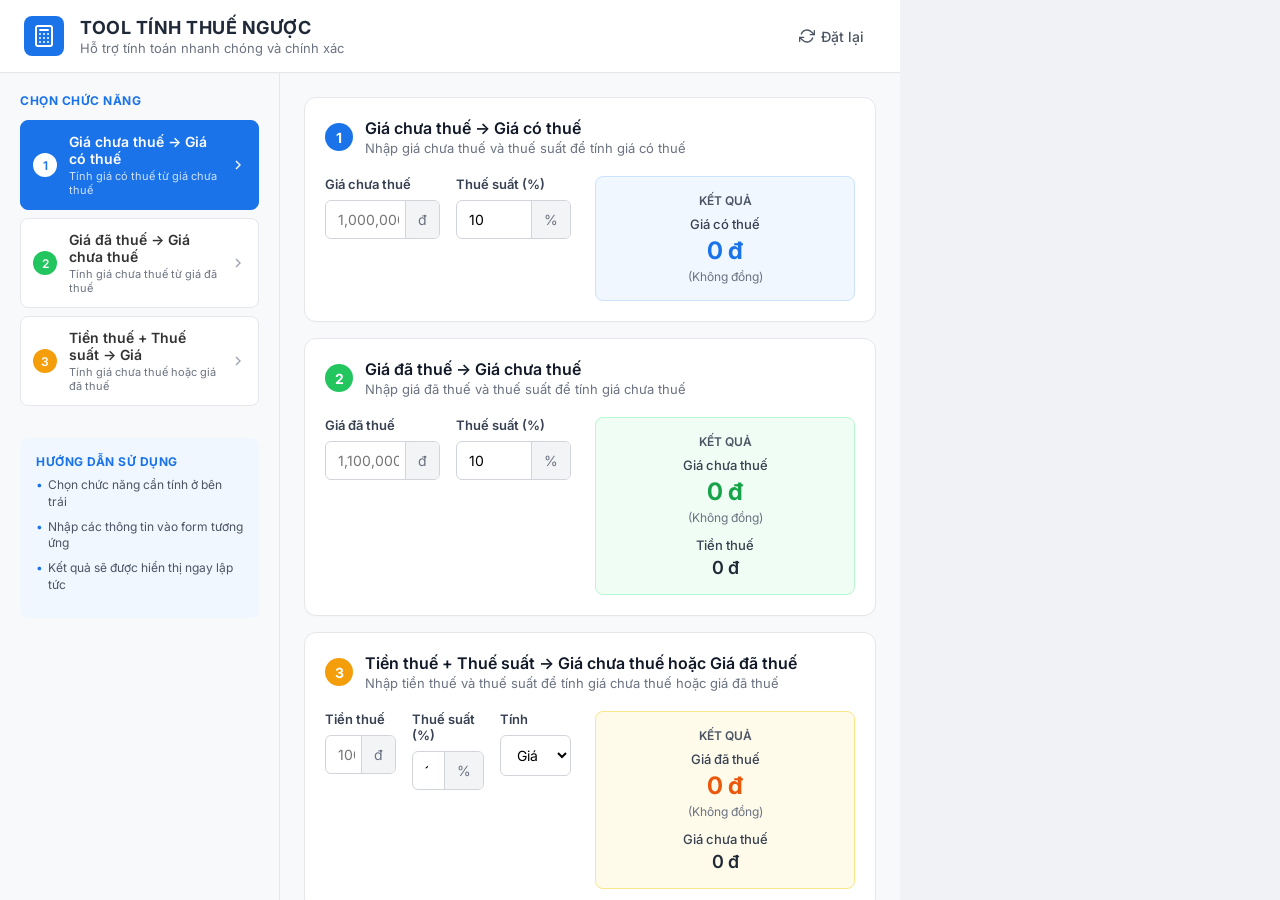
<file: index.html>
<!DOCTYPE html>
<html lang="vi">
<head>
    <meta charset="UTF-8">
    <meta name="viewport" content="width=device-width, initial-scale=1.0">
    <title>Tool Tính Thuế Ngược</title>
    <link rel="stylesheet" href="style.css">
    <link href="https://fonts.googleapis.com/css2?family=Inter:wght@400;500;600;700&display=swap" rel="stylesheet">
</head>
<body>
    <div class="app-container">
        <!-- Header -->
        <header class="header">
            <div class="header-left">
                <div class="logo">
                    <svg viewBox="0 0 24 24" fill="none" stroke="currentColor" stroke-width="2" stroke-linecap="round" stroke-linejoin="round">
                        <rect x="4" y="2" width="16" height="20" rx="2" ry="2"></rect>
                        <line x1="8" y1="6" x2="16" y2="6"></line>
                        <line x1="16" y1="10" x2="16" y2="10"></line>
                        <line x1="12" y1="10" x2="12" y2="10"></line>
                        <line x1="8" y1="10" x2="8" y2="10"></line>
                        <line x1="16" y1="14" x2="16" y2="14"></line>
                        <line x1="12" y1="14" x2="12" y2="14"></line>
                        <line x1="8" y1="14" x2="8" y2="14"></line>
                        <line x1="16" y1="18" x2="16" y2="18"></line>
                        <line x1="12" y1="18" x2="12" y2="18"></line>
                        <line x1="8" y1="18" x2="8" y2="18"></line>
                    </svg>
                </div>
                <div class="header-title">
                    <h1>TOOL TÍNH THUẾ NGƯỢC</h1>
                    <p>Hỗ trợ tính toán nhanh chóng và chính xác</p>
                </div>
            </div>
            <button class="reset-btn" id="resetBtn">
                <svg viewBox="0 0 24 24" fill="none" stroke="currentColor" stroke-width="2" stroke-linecap="round" stroke-linejoin="round">
                    <polyline points="23 4 23 10 17 10"></polyline>
                    <polyline points="1 20 1 14 7 14"></polyline>
                    <path d="M3.51 9a9 9 0 0 1 14.85-3.36L23 10M1 14l4.64 4.36A9 9 0 0 0 20.49 15"></path>
                </svg>
                Đặt lại
            </button>
        </header>

        <div class="main-layout">
            <!-- Sidebar -->
            <aside class="sidebar">
                <div class="sidebar-section">
                    <h3>CHỌN CHỨC NĂNG</h3>
                    <nav class="nav-menu">
                        <a href="#section1" class="nav-item active" data-target="1">
                            <span class="nav-badge badge-blue">1</span>
                            <div class="nav-text">
                                <span class="nav-title">Giá chưa thuế &rarr; Giá có thuế</span>
                                <span class="nav-desc">Tính giá có thuế từ giá chưa thuế</span>
                            </div>
                            <svg class="nav-icon" viewBox="0 0 24 24" fill="none" stroke="currentColor" stroke-width="2"><path d="M9 18l6-6-6-6"/></svg>
                        </a>
                        <a href="#section2" class="nav-item" data-target="2">
                            <span class="nav-badge badge-green">2</span>
                            <div class="nav-text">
                                <span class="nav-title">Giá đã thuế &rarr; Giá chưa thuế</span>
                                <span class="nav-desc">Tính giá chưa thuế từ giá đã thuế</span>
                            </div>
                            <svg class="nav-icon" viewBox="0 0 24 24" fill="none" stroke="currentColor" stroke-width="2"><path d="M9 18l6-6-6-6"/></svg>
                        </a>
                        <a href="#section3" class="nav-item" data-target="3">
                            <span class="nav-badge badge-orange">3</span>
                            <div class="nav-text">
                                <span class="nav-title">Tiền thuế + Thuế suất &rarr; Giá</span>
                                <span class="nav-desc">Tính giá chưa thuế hoặc giá đã thuế</span>
                            </div>
                            <svg class="nav-icon" viewBox="0 0 24 24" fill="none" stroke="currentColor" stroke-width="2"><path d="M9 18l6-6-6-6"/></svg>
                        </a>
                    </nav>
                </div>
                
                <div class="sidebar-guide">
                    <h3>HƯỚNG DẪN SỬ DỤNG</h3>
                    <ul>
                        <li>Chọn chức năng cần tính ở bên trái</li>
                        <li>Nhập các thông tin vào form tương ứng</li>
                        <li>Kết quả sẽ được hiển thị ngay lập tức</li>
                    </ul>
                </div>
            </aside>

            <!-- Content Area -->
            <main class="content-area">
                <!-- Section 1 -->
                <section id="section1" class="calc-card">
                    <div class="card-header">
                        <span class="card-badge badge-blue">1</span>
                        <div class="card-title">
                            <h2>Giá chưa thuế &rarr; Giá có thuế</h2>
                            <p>Nhập giá chưa thuế và thuế suất để tính giá có thuế</p>
                        </div>
                    </div>
                    
                    <div class="card-body">
                        <div class="input-column">
                            <div class="form-group">
                                <label>Giá chưa thuế</label>
                                <div class="input-wrapper">
                                    <input type="text" id="s1-price" placeholder="1,000,000" autocomplete="off">
                                    <span class="input-suffix">đ</span>
                                </div>
                            </div>
                            <div class="form-group">
                                <label>Thuế suất (%)</label>
                                <div class="input-wrapper">
                                    <input type="number" id="s1-tax" value="10" autocomplete="off">
                                    <span class="input-suffix">%</span>
                                </div>
                            </div>
                        </div>
                        
                        <div class="result-box box-blue">
                            <div class="result-header">KẾT QUẢ</div>
                            <div class="result-label">Giá có thuế</div>
                            <div class="result-value text-blue" id="s1-result-val">0 đ</div>
                            <div class="result-words" id="s1-result-words">(Không đồng)</div>
                        </div>
                    </div>
                </section>

                <!-- Section 2 -->
                <section id="section2" class="calc-card">
                    <div class="card-header">
                        <span class="card-badge badge-green">2</span>
                        <div class="card-title">
                            <h2>Giá đã thuế &rarr; Giá chưa thuế</h2>
                            <p>Nhập giá đã thuế và thuế suất để tính giá chưa thuế</p>
                        </div>
                    </div>
                    
                    <div class="card-body">
                        <div class="input-column">
                            <div class="form-group">
                                <label>Giá đã thuế</label>
                                <div class="input-wrapper">
                                    <input type="text" id="s2-price" placeholder="1,100,000" autocomplete="off">
                                    <span class="input-suffix">đ</span>
                                </div>
                            </div>
                            <div class="form-group">
                                <label>Thuế suất (%)</label>
                                <div class="input-wrapper">
                                    <input type="number" id="s2-tax" value="10" autocomplete="off">
                                    <span class="input-suffix">%</span>
                                </div>
                            </div>
                        </div>
                        
                        <div class="result-box box-green">
                            <div class="result-header">KẾT QUẢ</div>
                            <div class="result-label">Giá chưa thuế</div>
                            <div class="result-value text-green" id="s2-result-val">0 đ</div>
                            <div class="result-words" id="s2-result-words">(Không đồng)</div>
                            
                            <div class="result-label mt-3">Tiền thuế</div>
                            <div class="result-sub-value text-dark" id="s2-tax-val">0 đ</div>
                        </div>
                    </div>
                </section>

                <!-- Section 3 -->
                <section id="section3" class="calc-card">
                    <div class="card-header">
                        <span class="card-badge badge-orange">3</span>
                        <div class="card-title">
                            <h2>Tiền thuế + Thuế suất &rarr; Giá chưa thuế hoặc Giá đã thuế</h2>
                            <p>Nhập tiền thuế và thuế suất để tính giá chưa thuế hoặc giá đã thuế</p>
                        </div>
                    </div>
                    
                    <div class="card-body">
                        <div class="input-column col-3">
                            <div class="form-group">
                                <label>Tiền thuế</label>
                                <div class="input-wrapper">
                                    <input type="text" id="s3-tax-amount" placeholder="100,000" autocomplete="off">
                                    <span class="input-suffix">đ</span>
                                </div>
                            </div>
                            <div class="form-group">
                                <label>Thuế suất (%)</label>
                                <div class="input-wrapper">
                                    <input type="number" id="s3-tax" value="10" autocomplete="off">
                                    <span class="input-suffix">%</span>
                                </div>
                            </div>
                            <div class="form-group">
                                <label>Tính</label>
                                <div class="input-wrapper select-wrapper">
                                    <select id="s3-mode">
                                        <option value="gia_da_thue">Giá đã thuế</option>
                                        <option value="gia_chua_thue">Giá chưa thuế</option>
                                    </select>
                                </div>
                            </div>
                        </div>
                        
                        <div class="result-box box-orange">
                            <div class="result-header">KẾT QUẢ</div>
                            <div class="result-label" id="s3-result-label">Giá đã thuế</div>
                            <div class="result-value text-orange" id="s3-result-val">0 đ</div>
                            <div class="result-words" id="s3-result-words">(Không đồng)</div>
                            
                            <div class="result-label mt-3" id="s3-sub-label">Giá chưa thuế</div>
                            <div class="result-sub-value text-dark" id="s3-sub-val">0 đ</div>
                        </div>
                    </div>
                </section>
                
                <div class="footer-note">
                    Lưu ý: Kết quả được làm tròn theo đơn vị đồng (đ).
                </div>
            </main>
        </div>
    </div>
    <script src="script.js"></script>
</body>
</html>
</file>
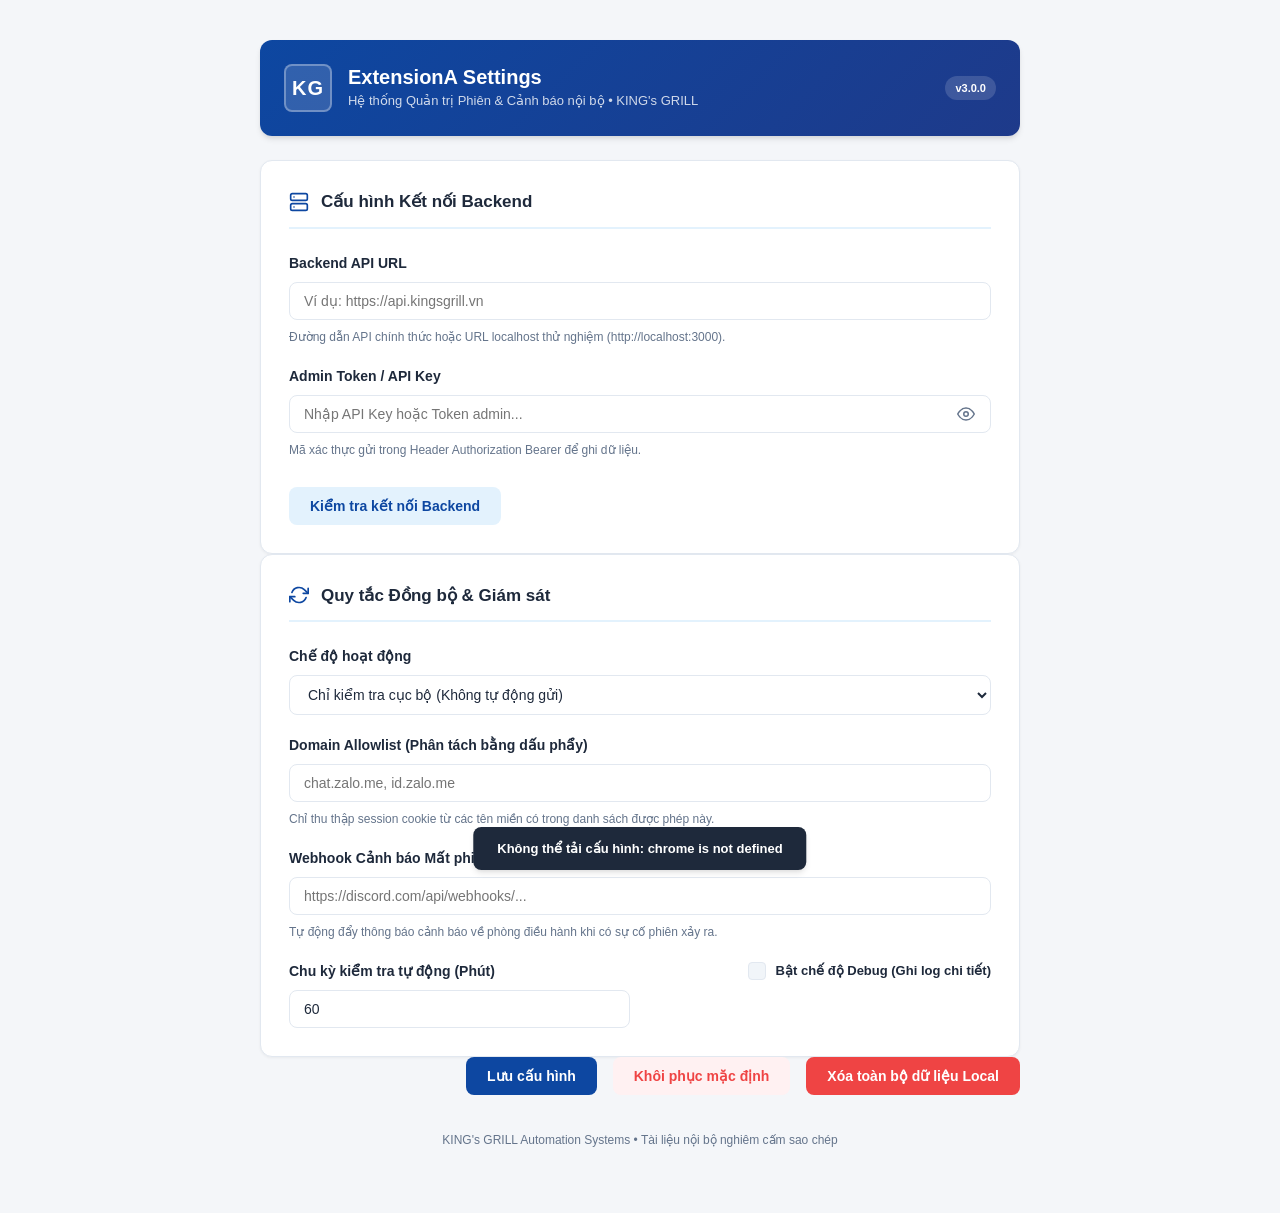
<file: src/options/options.html>
<!DOCTYPE html>
<html lang="vi">
<head>
  <meta charset="UTF-8">
  <meta name="viewport" content="width=device-width, initial-scale=1.0">
  <title>Cấu hình ExtensionA - KING's GRILL</title>
  <link rel="stylesheet" href="options.css">
</head>
<body>
  <div class="container">
    <header class="header">
      <div class="header-logo-section">
        <div class="logo-box">KG</div>
        <div>
          <h1 class="header-title">ExtensionA Settings</h1>
          <p class="header-subtitle">Hệ thống Quản trị Phiên & Cảnh báo nội bộ • KING's GRILL</p>
        </div>
      </div>
      <div class="version">v3.0.0</div>
    </header>

    <main class="main-content">
      <!-- Cấu hình API -->
      <section class="card">
        <div class="card-header">
          <svg width="20" height="20" viewBox="0 0 24 24" fill="none" stroke="currentColor" stroke-width="2" stroke-linecap="round" stroke-linejoin="round"><rect x="2" y="2" width="20" height="8" rx="2" ry="2"></rect><rect x="2" y="14" width="20" height="8" rx="2" ry="2"></rect><line x1="6" y1="6" x2="6.01" y2="6"></line><line x1="6" y1="18" x2="6.01" y2="18"></line></svg>
          <h2>Cấu hình Kết nối Backend</h2>
        </div>
        
        <div class="form-group">
          <label for="api-url" class="label-text">Backend API URL</label>
          <div class="input-wrapper">
            <input type="url" id="api-url" class="custom-input" placeholder="Ví dụ: https://api.kingsgrill.vn" required>
          </div>
          <p class="input-hint">Đường dẫn API chính thức hoặc URL localhost thử nghiệm (http://localhost:3000).</p>
        </div>

        <div class="form-group">
          <label for="admin-token" class="label-text">Admin Token / API Key</label>
          <div class="input-wrapper password-container">
            <input type="password" id="admin-token" class="custom-input" placeholder="Nhập API Key hoặc Token admin...">
            <button type="button" id="toggle-token-btn" class="toggle-password-btn" title="Hiển thị/Ẩn">
              <svg width="18" height="18" viewBox="0 0 24 24" fill="none" stroke="currentColor" stroke-width="2" stroke-linecap="round" stroke-linejoin="round"><path d="M1 12s4-8 11-8 11 8 11 8-4 8-11 8-11-8-11-8z"></path><circle cx="12" cy="12" r="3"></circle></svg>
            </button>
          </div>
          <p class="input-hint">Mã xác thực gửi trong Header Authorization Bearer để ghi dữ liệu.</p>
        </div>

        <div class="test-row">
          <button id="test-connection-btn" class="btn btn-secondary">
            <span class="spinner" id="test-spinner" style="display: none;"></span>
            Kiểm tra kết nối Backend
          </button>
          <span id="test-result-status" class="test-status"></span>
        </div>
      </section>

      <!-- Quy tắc Đồng bộ & Vận hành -->
      <section class="card">
        <div class="card-header">
          <svg width="20" height="20" viewBox="0 0 24 24" fill="none" stroke="currentColor" stroke-width="2" stroke-linecap="round" stroke-linejoin="round"><polyline points="23 4 23 10 17 10"></polyline><polyline points="1 20 1 14 7 14"></polyline><path d="M3.51 9a9 9 0 0 1 14.85-3.36L23 10M1 14l4.64 4.36A9 9 0 0 0 20.49 15"></path></svg>
          <h2>Quy tắc Đồng bộ & Giám sát</h2>
        </div>

        <div class="form-group">
          <label for="sync-mode" class="label-text">Chế độ hoạt động</label>
          <select id="sync-mode" class="custom-select">
            <option value="local">Chỉ kiểm tra cục bộ (Không tự động gửi)</option>
            <option value="confirm">Cho phép đồng bộ sau khi người dùng xác nhận</option>
            <option value="disabled">Tắt đồng bộ hoàn toàn (Ngăn chặn mọi kết nối gửi ra)</option>
          </select>
        </div>

        <div class="form-group">
          <label for="allowlist" class="label-text">Domain Allowlist (Phân tách bằng dấu phẩy)</label>
          <input type="text" id="allowlist" class="custom-input" placeholder="chat.zalo.me, id.zalo.me">
          <p class="input-hint">Chỉ thu thập session cookie từ các tên miền có trong danh sách được phép này.</p>
        </div>

        <div class="form-group">
          <label for="webhook-url" class="label-text">Webhook Cảnh báo Mất phiên (Discord / Slack)</label>
          <input type="url" id="webhook-url" class="custom-input" placeholder="https://discord.com/api/webhooks/...">
          <p class="input-hint">Tự động đẩy thông báo cảnh báo về phòng điều hành khi có sự cố phiên xảy ra.</p>
        </div>

        <div class="row-2-col">
          <div class="form-group">
            <label for="check-interval" class="label-text">Chu kỳ kiểm tra tự động (Phút)</label>
            <input type="number" id="check-interval" class="custom-input" min="5" max="1440" value="60">
          </div>
          <div class="form-group checkbox-group">
            <label class="checkbox-container">
              <input type="checkbox" id="debug-mode">
              <span class="checkmark"></span>
              Bật chế độ Debug (Ghi log chi tiết)
            </label>
          </div>
        </div>
      </section>

      <!-- Hành động hệ thống -->
      <div class="actions-container">
        <button id="save-btn" class="btn btn-primary">Lưu cấu hình</button>
        <button id="reset-btn" class="btn btn-secondary-danger">Khôi phục mặc định</button>
        <button id="clear-all-btn" class="btn btn-danger">Xóa toàn bộ dữ liệu Local</button>
      </div>
    </main>

    <footer class="footer">
      <p>KING's GRILL Automation Systems • Tài liệu nội bộ nghiêm cấm sao chép</p>
    </footer>
  </div>

  <!-- Toast Toast -->
  <div id="toast" class="toast">
    <span id="toast-message">Đang xử lý...</span>
  </div>

  <script type="module" src="options.js"></script>
</body>
</html>
</file>
<file: style.css>
* {
    margin: 0;
    padding: 0;
    box-sizing: border-box;
    font-family: 'Inter', -apple-system, BlinkMacSystemFont, "Segoe UI", Roboto, sans-serif;
}

body {
    background-color: #f0f2f5;
    color: #333;
    /* max size for extension popup */
    width: 900px;
    height: 600px;
    overflow: hidden;
}

.app-container {
    display: flex;
    flex-direction: column;
    height: 100vh;
    background-color: #f8f9fa;
}

/* Header */
.header {
    display: flex;
    justify-content: space-between;
    align-items: center;
    padding: 16px 24px;
    background-color: #fff;
    border-bottom: 1px solid #e5e7eb;
    box-shadow: 0 1px 2px rgba(0,0,0,0.02);
    z-index: 10;
}

.header-left {
    display: flex;
    align-items: center;
    gap: 16px;
}

.logo {
    width: 40px;
    height: 40px;
    background-color: #1a73e8;
    color: white;
    border-radius: 8px;
    display: flex;
    align-items: center;
    justify-content: center;
}

.logo svg {
    width: 24px;
    height: 24px;
}

.header-title h1 {
    font-size: 18px;
    font-weight: 700;
    color: #1f2937;
    letter-spacing: 0.5px;
}

.header-title p {
    font-size: 13px;
    color: #6b7280;
    margin-top: 2px;
}

.reset-btn {
    display: flex;
    align-items: center;
    gap: 6px;
    background: none;
    border: none;
    color: #4b5563;
    font-size: 14px;
    font-weight: 500;
    cursor: pointer;
    padding: 8px 12px;
    border-radius: 6px;
    transition: all 0.2s;
}

.reset-btn:hover {
    background-color: #f3f4f6;
    color: #1f2937;
}

.reset-btn svg {
    width: 16px;
    height: 16px;
}

/* Main Layout */
.main-layout {
    display: flex;
    flex: 1;
    overflow: hidden;
}

/* Sidebar */
.sidebar {
    width: 280px;
    background-color: #f8f9fa;
    border-right: 1px solid #e5e7eb;
    display: flex;
    flex-direction: column;
    padding: 20px;
    overflow-y: auto;
}

.sidebar h3 {
    font-size: 12px;
    font-weight: 700;
    color: #1a73e8;
    margin-bottom: 12px;
    text-transform: uppercase;
    letter-spacing: 0.5px;
}

.nav-menu {
    display: flex;
    flex-direction: column;
    gap: 8px;
}

.nav-item {
    display: flex;
    align-items: center;
    gap: 12px;
    padding: 12px;
    background-color: #fff;
    border-radius: 8px;
    text-decoration: none;
    color: inherit;
    border: 1px solid #e5e7eb;
    transition: all 0.2s;
}

.nav-item:hover {
    border-color: #cbd5e1;
    box-shadow: 0 2px 4px rgba(0,0,0,0.02);
}

.nav-item.active {
    background-color: #1a73e8;
    border-color: #1a73e8;
    color: white;
}

.nav-badge {
    width: 24px;
    height: 24px;
    border-radius: 50%;
    display: flex;
    align-items: center;
    justify-content: center;
    font-size: 12px;
    font-weight: 600;
    flex-shrink: 0;
}

.badge-blue { background-color: #1a73e8; color: white; }
.badge-green { background-color: #22c55e; color: white; }
.badge-orange { background-color: #f59e0b; color: white; }

.nav-item.active .nav-badge {
    background-color: white;
    color: #1a73e8;
}

.nav-text {
    flex: 1;
    display: flex;
    flex-direction: column;
}

.nav-title {
    font-size: 14px;
    font-weight: 600;
}

.nav-desc {
    font-size: 11px;
    color: #6b7280;
    margin-top: 2px;
}

.nav-item.active .nav-desc {
    color: rgba(255, 255, 255, 0.8);
}

.nav-icon {
    width: 16px;
    height: 16px;
    color: #9ca3af;
}

.nav-item.active .nav-icon {
    color: white;
}

.sidebar-guide {
    margin-top: 32px;
    background-color: #f0f7ff;
    padding: 16px;
    border-radius: 8px;
}

.sidebar-guide h3 {
    margin-bottom: 8px;
}

.sidebar-guide ul {
    list-style-type: none;
    padding-left: 0;
}

.sidebar-guide li {
    font-size: 12px;
    color: #4b5563;
    margin-bottom: 8px;
    padding-left: 12px;
    position: relative;
    line-height: 1.4;
}

.sidebar-guide li::before {
    content: '•';
    position: absolute;
    left: 0;
    top: 0;
    color: #1a73e8;
}

/* Content Area */
.content-area {
    flex: 1;
    padding: 24px;
    overflow-y: auto;
    background-color: #f8f9fa;
    display: flex;
    flex-direction: column;
    gap: 16px;
}

.calc-card {
    background-color: #fff;
    border-radius: 12px;
    border: 1px solid #e5e7eb;
    padding: 20px;
    box-shadow: 0 1px 3px rgba(0,0,0,0.02);
}

.card-header {
    display: flex;
    align-items: center;
    gap: 12px;
    margin-bottom: 20px;
}

.card-badge {
    width: 28px;
    height: 28px;
    border-radius: 50%;
    display: flex;
    align-items: center;
    justify-content: center;
    font-size: 14px;
    font-weight: 700;
}

.card-title h2 {
    font-size: 16px;
    font-weight: 600;
    color: #111827;
}

.card-title p {
    font-size: 13px;
    color: #6b7280;
    margin-top: 2px;
}

.card-body {
    display: flex;
    gap: 24px;
}

.input-column {
    flex: 1;
    display: flex;
    gap: 16px;
}

.input-column.col-3 .form-group {
    flex: 1;
}

.form-group {
    flex: 1;
    display: flex;
    flex-direction: column;
    gap: 8px;
}

.form-group label {
    font-size: 13px;
    font-weight: 600;
    color: #374151;
}

.input-wrapper {
    position: relative;
    display: flex;
    align-items: center;
}

.input-wrapper input, .input-wrapper select {
    width: 100%;
    padding: 10px 12px;
    border: 1px solid #d1d5db;
    border-radius: 6px;
    font-size: 14px;
    outline: none;
    transition: border-color 0.2s;
    background-color: #fff;
}

.input-wrapper input:focus, .input-wrapper select:focus {
    border-color: #1a73e8;
    box-shadow: 0 0 0 2px rgba(26, 115, 232, 0.1);
}

.input-suffix {
    position: absolute;
    right: 1px;
    top: 1px;
    bottom: 1px;
    padding: 0 12px;
    display: flex;
    align-items: center;
    background-color: #f3f4f6;
    border-left: 1px solid #d1d5db;
    border-radius: 0 5px 5px 0;
    color: #6b7280;
    font-size: 14px;
    pointer-events: none;
}

.input-wrapper input {
    padding-right: 40px;
}

.result-box {
    width: 260px;
    border-radius: 8px;
    padding: 16px;
    display: flex;
    flex-direction: column;
    align-items: center;
    justify-content: center;
    text-align: center;
}

.box-blue {
    background-color: #f0f7ff;
    border: 1px solid #cce2ff;
}

.box-green {
    background-color: #f0fdf4;
    border: 1px solid #bbf7d0;
}

.box-orange {
    background-color: #fffbeb;
    border: 1px solid #fde68a;
}

.result-header {
    font-size: 12px;
    font-weight: 600;
    color: #4b5563;
    margin-bottom: 8px;
}

.result-label {
    font-size: 13px;
    color: #374151;
    font-weight: 500;
    margin-bottom: 4px;
}

.result-value {
    font-size: 24px;
    font-weight: 700;
    margin-bottom: 4px;
}

.text-blue { color: #1a73e8; }
.text-green { color: #16a34a; }
.text-orange { color: #ea580c; }
.text-dark { color: #1f2937; }

.result-words {
    font-size: 12px;
    color: #6b7280;
}

.result-sub-value {
    font-size: 18px;
    font-weight: 600;
}

.mt-3 {
    margin-top: 12px;
}

.footer-note {
    text-align: center;
    font-size: 12px;
    color: #6b7280;
    padding: 8px 0;
}

/* Scrollbar */
::-webkit-scrollbar {
    width: 6px;
}

::-webkit-scrollbar-track {
    background: transparent;
}

::-webkit-scrollbar-thumb {
    background: #cbd5e1;
    border-radius: 3px;
}

::-webkit-scrollbar-thumb:hover {
    background: #94a3b8;
}
</file>
<file: src/options/options.css>
:root {
  --primary-color: #0d47a1;
  --primary-light: #e3f2fd;
  --primary-hover: #1565c0;
  --bg-color: #f4f6f9;
  --card-bg: #ffffff;
  --text-main: #1e293b;
  --text-sub: #64748b;
  --border-color: #e2e8f0;
  --accent-red: #ef4444;
  --accent-red-hover: #dc2626;
  --accent-green: #10b981;
  --accent-green-bg: #ecfdf5;
  --shadow-sm: 0 1px 3px rgba(0, 0, 0, 0.05);
  --shadow-md: 0 4px 6px -1px rgba(0, 0, 0, 0.1), 0 2px 4px -1px rgba(0, 0, 0, 0.06);
  --radius-md: 8px;
  --radius-lg: 12px;
  --font-stack: -apple-system, BlinkMacSystemFont, "Segoe UI", Roboto, "Helvetica Neue", Arial, sans-serif;
}

* {
  box-sizing: border-box;
  margin: 0;
  padding: 0;
}

body {
  font-family: var(--font-stack);
  background-color: var(--bg-color);
  color: var(--text-main);
  line-height: 1.5;
  padding: 40px 20px;
  display: flex;
  justify-content: center;
}

.container {
  width: 100%;
  max-width: 760px;
  display: flex;
  flex-direction: column;
  gap: 24px;
}

/* Header */
.header {
  display: flex;
  justify-content: space-between;
  align-items: center;
  background: linear-gradient(135deg, #0d47a1 0%, #1e3a8a 100%);
  color: white;
  padding: 24px;
  border-radius: var(--radius-lg);
  box-shadow: var(--shadow-md);
}

.header-logo-section {
  display: flex;
  align-items: center;
  gap: 16px;
}

.logo-box {
  width: 48px;
  height: 48px;
  background: rgba(255, 255, 255, 0.15);
  border: 2px solid rgba(255, 255, 255, 0.3);
  border-radius: var(--radius-md);
  display: flex;
  align-items: center;
  justify-content: center;
  font-weight: 800;
  font-size: 20px;
  letter-spacing: 1px;
}

.header-title {
  font-size: 20px;
  font-weight: 700;
  line-height: 1.2;
}

.header-subtitle {
  font-size: 13px;
  color: rgba(255, 255, 255, 0.8);
  margin-top: 2px;
}

.version {
  background: rgba(255, 255, 255, 0.15);
  padding: 4px 10px;
  border-radius: 20px;
  font-size: 11px;
  font-weight: 600;
}

/* Card layout */
.card {
  background: var(--card-bg);
  border-radius: var(--radius-lg);
  border: 1px solid var(--border-color);
  padding: 28px;
  box-shadow: var(--shadow-sm);
  display: flex;
  flex-direction: column;
  gap: 20px;
}

.card-header {
  display: flex;
  align-items: center;
  gap: 12px;
  color: var(--primary-color);
  border-bottom: 2px solid var(--primary-light);
  padding-bottom: 12px;
  margin-bottom: 4px;
}

.card-header h2 {
  font-size: 17px;
  font-weight: 700;
  color: var(--text-main);
}

/* Forms */
.form-group {
  display: flex;
  flex-direction: column;
  gap: 8px;
}

.label-text {
  font-size: 14px;
  font-weight: 600;
  color: var(--text-main);
}

.custom-input, .custom-select {
  width: 100%;
  padding: 10px 14px;
  border: 1px solid var(--border-color);
  border-radius: var(--radius-md);
  font-size: 14px;
  font-family: inherit;
  color: var(--text-main);
  background-color: white;
  transition: border-color 0.2s, box-shadow 0.2s;
}

.custom-input:focus, .custom-select:focus {
  outline: none;
  border-color: var(--primary-hover);
  box-shadow: 0 0 0 3px rgba(13, 71, 161, 0.15);
}

.input-hint {
  font-size: 12px;
  color: var(--text-sub);
}

/* Password eye container */
.password-container {
  position: relative;
  display: flex;
  align-items: center;
}

.password-container .custom-input {
  padding-right: 44px;
}

.toggle-password-btn {
  position: absolute;
  right: 12px;
  background: none;
  border: none;
  color: var(--text-sub);
  cursor: pointer;
  display: flex;
  align-items: center;
  justify-content: center;
  padding: 4px;
}

.toggle-password-btn:hover {
  color: var(--text-main);
}

/* Buttons */
.btn {
  padding: 10px 20px;
  border-radius: var(--radius-md);
  font-size: 14px;
  font-weight: 600;
  cursor: pointer;
  border: 1px solid transparent;
  transition: background-color 0.2s, transform 0.1s;
  display: inline-flex;
  align-items: center;
  justify-content: center;
  gap: 8px;
}

.btn:active {
  transform: scale(0.98);
}

.btn-primary {
  background-color: var(--primary-color);
  color: white;
}

.btn-primary:hover {
  background-color: var(--primary-hover);
}

.btn-secondary {
  background-color: var(--primary-light);
  color: var(--primary-color);
}

.btn-secondary:hover {
  background-color: #d0e8ff;
}

.btn-secondary-danger {
  background-color: #fff1f2;
  color: var(--accent-red);
}

.btn-secondary-danger:hover {
  background-color: #ffe4e6;
}

.btn-danger {
  background-color: var(--accent-red);
  color: white;
}

.btn-danger:hover {
  background-color: var(--accent-red-hover);
}

/* Connection check row */
.test-row {
  display: flex;
  align-items: center;
  gap: 16px;
  margin-top: 8px;
}

.test-status {
  font-size: 13px;
  font-weight: 600;
}

.test-status.success {
  color: var(--accent-green);
}

.test-status.error {
  color: var(--accent-red);
}

.spinner {
  width: 16px;
  height: 16px;
  border: 2px solid rgba(13, 71, 161, 0.2);
  border-top-color: var(--primary-color);
  border-radius: 50%;
  animation: spin 0.8s linear infinite;
}

@keyframes spin {
  to { transform: rotate(360deg); }
}

/* Two columns */
.row-2-col {
  display: grid;
  grid-template-columns: 1fr 1fr;
  gap: 20px;
}

@media (max-width: 600px) {
  .row-2-col {
    grid-template-columns: 1fr;
  }
}

/* Checkbox design */
.checkbox-group {
  display: flex;
  align-items: flex-end;
  padding-bottom: 4px;
}

.checkbox-container {
  display: flex;
  align-items: center;
  position: relative;
  padding-left: 28px;
  cursor: pointer;
  font-size: 13px;
  font-weight: 600;
  user-select: none;
}

.checkbox-container input {
  position: absolute;
  opacity: 0;
  cursor: pointer;
  height: 0;
  width: 0;
}

.checkmark {
  position: absolute;
  left: 0;
  height: 18px;
  width: 18px;
  background-color: #f1f5f9;
  border: 1px solid var(--border-color);
  border-radius: 4px;
}

.checkbox-container:hover input ~ .checkmark {
  background-color: #e2e8f0;
}

.checkbox-container input:checked ~ .checkmark {
  background-color: var(--primary-color);
  border-color: var(--primary-color);
}

.checkmark:after {
  content: "";
  position: absolute;
  display: none;
}

.checkbox-container input:checked ~ .checkmark:after {
  display: block;
}

.checkbox-container .checkmark:after {
  left: 6px;
  top: 2px;
  width: 4px;
  height: 9px;
  border: solid white;
  border-width: 0 2px 2px 0;
  transform: rotate(45deg);
}

/* Bottom Actions */
.actions-container {
  display: flex;
  justify-content: flex-end;
  gap: 16px;
}

/* Footer */
.footer {
  text-align: center;
  font-size: 12px;
  color: var(--text-sub);
  margin-top: 12px;
  margin-bottom: 24px;
}

/* Toast */
.toast {
  position: fixed;
  bottom: 30px;
  left: 50%;
  transform: translateX(-50%) translateY(100px);
  background-color: #1e293b;
  color: white;
  padding: 12px 24px;
  border-radius: var(--radius-md);
  font-size: 13px;
  font-weight: 600;
  box-shadow: var(--shadow-md);
  transition: transform 0.3s cubic-bezier(0.16, 1, 0.3, 1);
  z-index: 1000;
  pointer-events: none;
}

.toast.show {
  transform: translateX(-50%) translateY(0);
}
</file>
